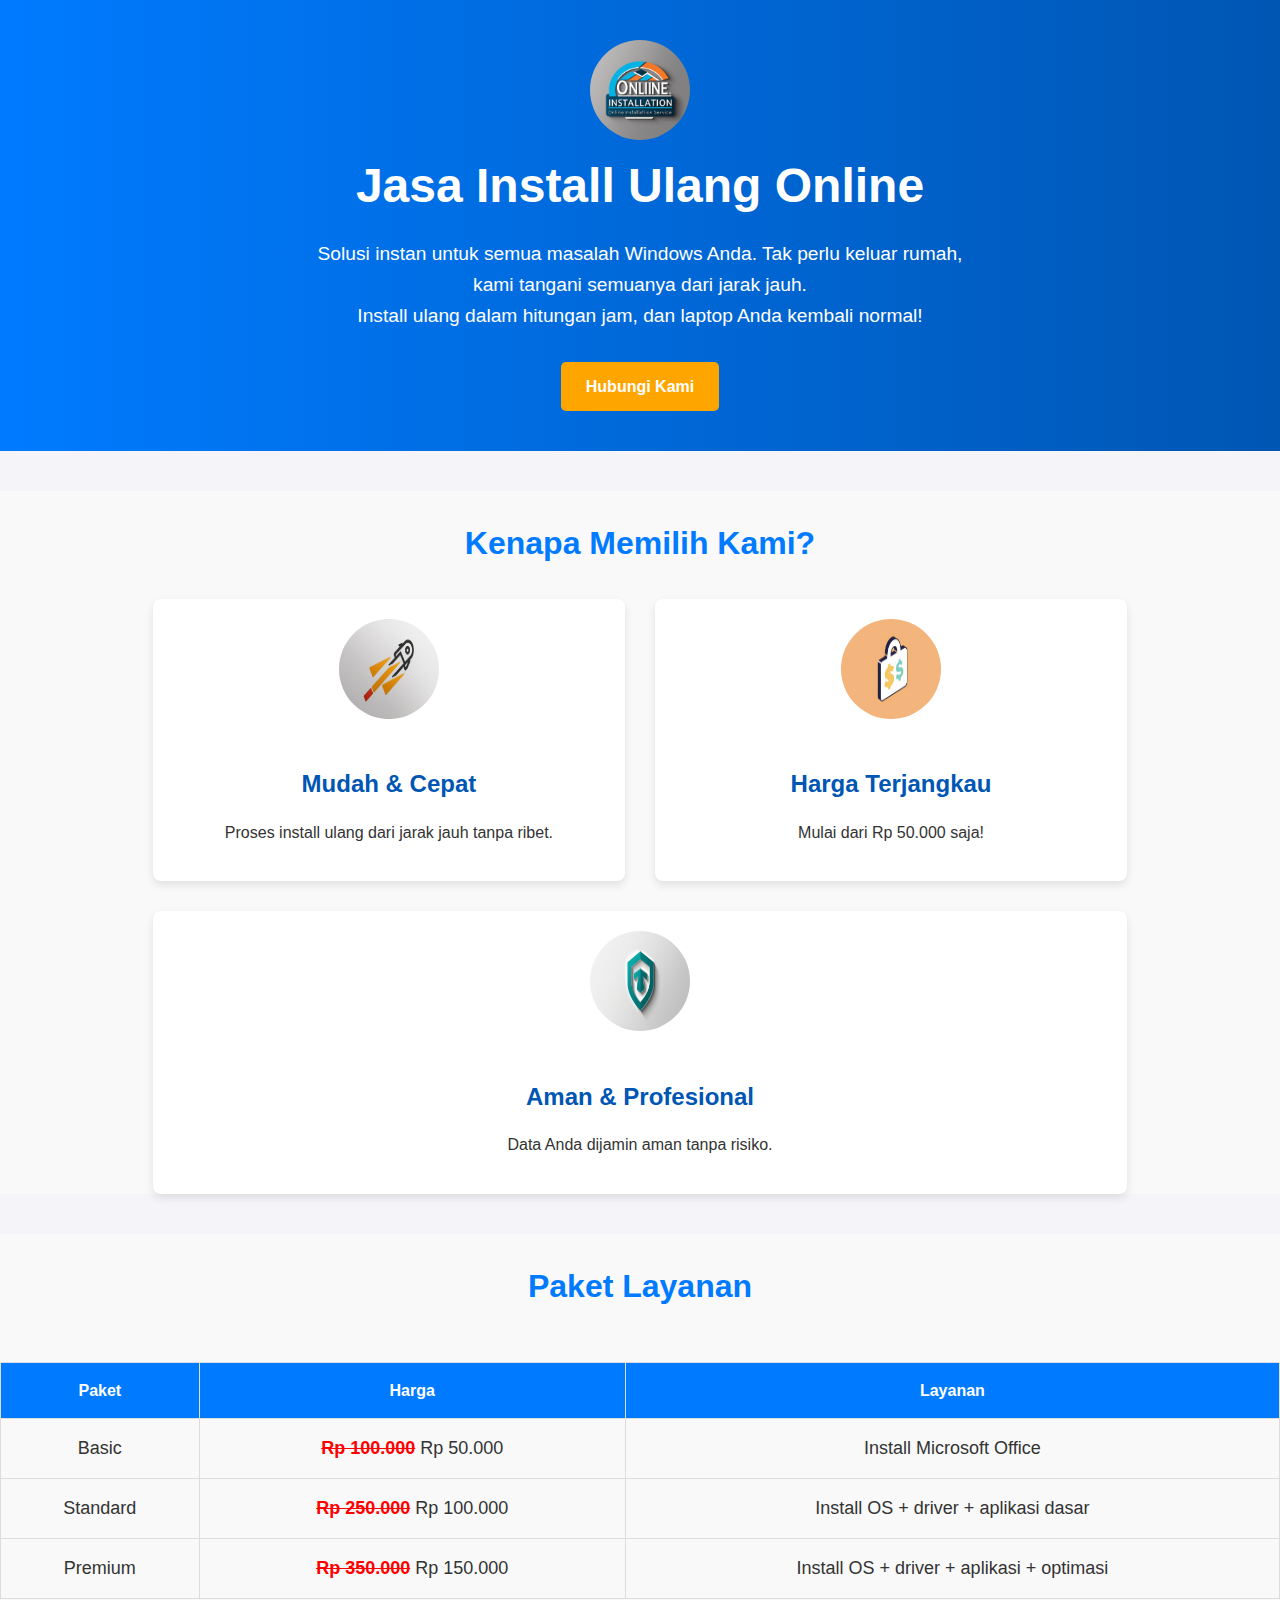
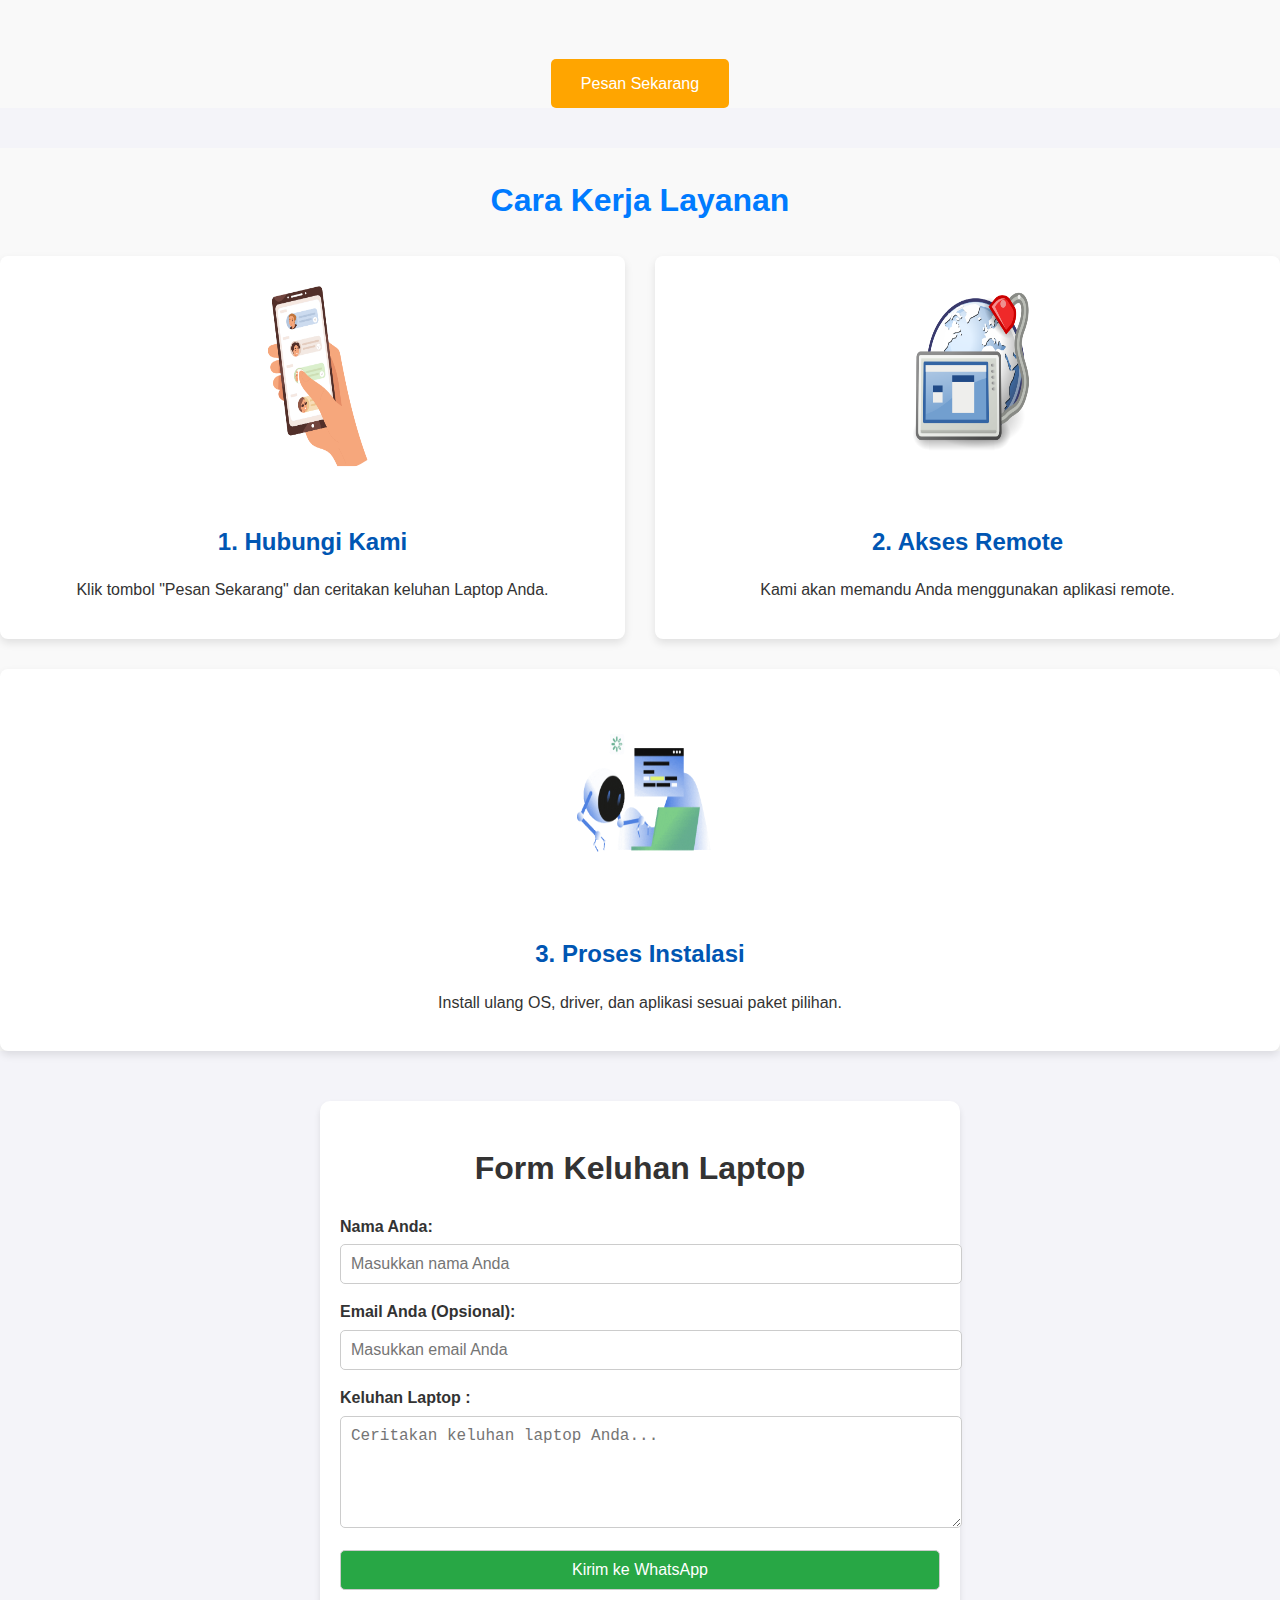
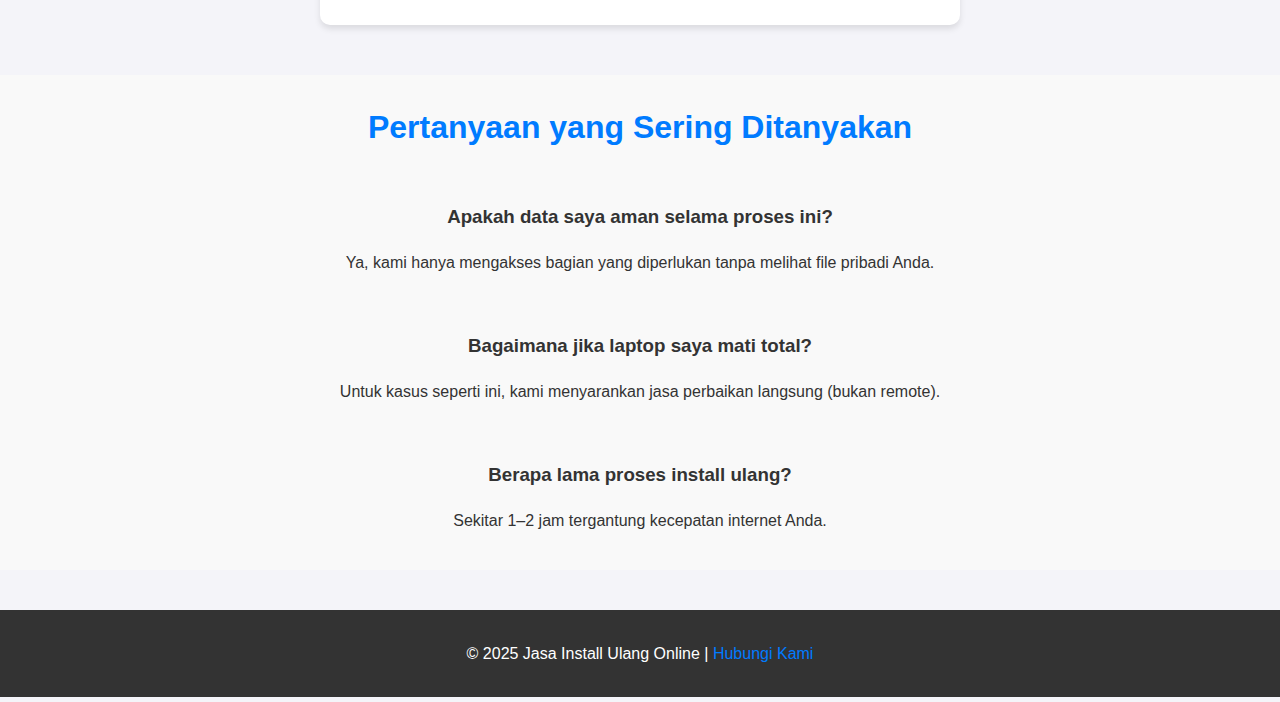
<file: index.html>
<!DOCTYPE html>
<html lang="en">

<head>
  <meta charset="UTF-8">
  <meta name="viewport" content="width=device-width, initial-scale=1.0">
  <meta property="og:title" content="Install Online" />
  <meta property="og:description" content="Jasa Install Online" />
  <meta property="og:image" content="https://install-online.netlify.app" />
  <meta property="og:image" content="https://install-online.netlify.app/assets/img/install1.png?raw=true" />
  <meta property="og:type" content="website" />
  <meta property="og:site_name" content="Install-Online" />
  <title>Jasa Install Ulang Online</title>
  <link rel="stylesheet" href="assets/style.css">
</head>

<body>
  <header>
    <img src="assets/img/logo3.jpg" alt="Logo Service">
    <h1>Jasa Install Ulang Online</h1>
    <p>Solusi instan untuk semua masalah Windows Anda. Tak perlu keluar rumah, <br>kami tangani semuanya dari jarak jauh. <br>Install ulang dalam hitungan jam, dan laptop Anda kembali normal!</p>
    <a
      href="https://api.whatsapp.com/send?phone=6282114752228&text=Halo%20ka%20saya%20mau%20tanya2%20tentang%20Install%20Online.">Hubungi
      Kami</a>
  </header>
  <!-- features -->

  <section class="features">
    <h2>Kenapa Memilih Kami?</h2>
    <div class="grid">
      <div>
        <img src="assets/img/features/ikon1.jpg" alt="Mudah & Cepat">
        <h3>Mudah & Cepat</h3>
        <p>Proses install ulang dari jarak jauh tanpa ribet.</p>
      </div>
      <div>
        <img src="assets/img/features/ikon2.jpg" alt="Harga Terjangkau">
        <h3>Harga Terjangkau</h3>
        <p>Mulai dari Rp 50.000 saja!</p>
      </div>
      <div>
        <img src="assets/img/features/ikon3.jpg" alt="Aman & Profesional">
        <h3>Aman & Profesional</h3>
        <p>Data Anda dijamin aman tanpa risiko.</p>
      </div>
    </div>
  </section>

  <!-- packages -->
  <section class="packages">
    <h2>Paket Layanan</h2>
    <table>
      <thead>
        <tr>
          <th>Paket</th>
          <th>Harga</th>
          <th>Layanan</th>
        </tr>
      </thead>
      <tbody>
        <tr>
          <td>Basic</td>
          <td><del>Rp 100.000</del> Rp 50.000</td>
          <td>Install Microsoft Office</td>
        </tr>
        <tr>
          <td>Standard</td>
          <td><del>Rp 250.000</del> Rp 100.000</td>
          <td>Install OS + driver + aplikasi dasar</td>
        </tr>
        <tr>
          <td>Premium</td>
          <td><del>Rp 350.000</del> Rp 150.000</td>
          <td>Install OS + driver + aplikasi + optimasi</td>
        </tr>
      </tbody>
    </table>
    <div class="cta">
      <a href="https://api.whatsapp.com/send/?phone=6282114752228&text&type=phone_number&app_absent=0">Pesan
        Sekarang</a>
    </div>
  </section>

  <!-- proses -->
  <section class="process">
    <h2>Cara Kerja Layanan</h2>
    <div class="steps">
      <div>
        <img src="assets/img/proses/hubungi.png" alt="Hubungi Kami">
        <h3>1. Hubungi Kami</h3>
        <p>Klik tombol "Pesan Sekarang" dan ceritakan keluhan Laptop Anda.</p>
      </div>
      <div>
        <img src="assets/img/proses/remote.png" alt="Akses Remote">
        <h3>2. Akses Remote</h3>
        <p>Kami akan memandu Anda menggunakan aplikasi remote.</p>
      </div>
      <div>
        <img src="assets/img/proses/instalasi-gif.gif" alt="Proses Instalasi">
        <h3>3. Proses Instalasi</h3>
        <p>Install ulang OS, driver, dan aplikasi sesuai paket pilihan.</p>
      </div>
    </div>
  </section>

  <!-- form -->
  <div class="container">
    <h1>Form Keluhan Laptop</h1>
    <form id="complaint-form">
      <label for="name">Nama Anda:</label>
      <input type="text" id="name" name="name" placeholder="Masukkan nama Anda" required>

      <label for="email">Email Anda (Opsional):</label>
      <input type="email" id="email" name="email" placeholder="Masukkan email Anda">

      <label for="complaint">Keluhan Laptop :</label>
      <textarea id="complaint" name="complaint" rows="5" placeholder="Ceritakan keluhan laptop Anda..."
        required></textarea>

      <button type="button" id="send-whatsapp">Kirim ke WhatsApp</button>
    </form>
  </div>


  <section class="faq">
    <h2>Pertanyaan yang Sering Ditanyakan</h2>
    <div>
      <h3>Apakah data saya aman selama proses ini?</h3>
      <p>Ya, kami hanya mengakses bagian yang diperlukan tanpa melihat file pribadi Anda.</p>
    </div>
    <div>
      <h3>Bagaimana jika laptop saya mati total?</h3>
      <p>Untuk kasus seperti ini, kami menyarankan jasa perbaikan langsung (bukan remote).</p>
    </div>
    <div>
      <h3>Berapa lama proses install ulang?</h3>
      <p>Sekitar 1–2 jam tergantung kecepatan internet Anda.</p>
    </div>
  </section>

  <footer>
    <p>© 2025 Jasa Install Ulang Online | <a
        href="https://api.whatsapp.com/send/?phone=6282114752228&text&type=phone_number&app_absent=0">Hubungi
        Kami</a></p>
  </footer>

  <script>
    document.getElementById('send-whatsapp').addEventListener('click', function () {
      const name = document.getElementById('name').value;
      const email = document.getElementById('email').value;
      const complaint = document.getElementById('complaint').value;

      if (!name || !complaint) {
        alert('Nama dan Keluhan wajib diisi!');
        return;
      }

      // Nomor WhatsApp tujuan (ganti dengan nomor Anda)
      const phoneNumber = '6282114752228';

      // Pesan yang akan dikirim ke WhatsApp
      const message = `Halo Mas, .\n\n` +
        `Nama Saya : ${name}\n` +
        (email ? `Email: ${email}\n` : '') +
        `Keluhan Laptop Saya : ${complaint}`;

      // URL WhatsApp dengan pesan
      const whatsappURL = `https://wa.me/${phoneNumber}?text=${encodeURIComponent(message)}`;

      // Buka URL WhatsApp
      window.open(whatsappURL, '_blank');
    });
  </script>
</body>

</html>
</file>
<file: assets/style.css>
body {
  font-family: Arial, sans-serif, Poppins;
  margin: 0;
  padding: 0;
  line-height: 1.6;
  background-color: #f4f4f9;
  color: #333;
}

header {
  background: linear-gradient(90deg, #007bff, #0056b3);
  color: white;
  text-align: center;
  padding: 40px 0px;
  position: relative;
}

header h1 {
  margin: 0;
  font-weight: 800;
  font-size: 3rem;
  color: #fff;
}

header p {
  font-size: 1.2rem;
  margin: 15px 0;
}

header a {
  display: inline-block;
  margin-top: 15px;
  padding: 12px 25px;
  background: #FFA500;
  color: #fff;
  text-decoration: none;
  border-radius: 5px;
  font-weight: bold;
  transition: background 0.3s;
}

header a:hover {
  background: #c97c17;
}

header img {
  border-radius: 50%;
  /* position: absolute;
  top: 50%;
  left: 10%;
  transform: translate(-50%, -50%); */
  max-width: 100px;
}

section {
  display: flex;
  flex-direction: column;
  justify-content: center; /* Pusatkan secara vertikal */
  align-items: center; /* Pusatkan secara horizontal */
  text-align: center;
  background: #f9f9f9;
  margin: 0; /* Hilangkan margin */
}

/* FEATURES */
.features,
.packages,
.process {
  margin: 40px 0;
}

.features h2,
.packages h2,
.process h2,
.faq h2 {
  text-align: center;
  margin-bottom: 30px;
  color: #007bff;
  font-size: 2rem;
}

.features .grid,
.process .steps {
  display: flex;
  flex-wrap: wrap;
  gap: 30px;
}

.features .grid div,
.process .steps div {
  flex: 1 1 calc(33.333% - 30px);
  background: #fff;
  padding: 20px;
  border-radius: 8px;
  box-shadow: 0 4px 8px rgba(0, 0, 0, 0.1);
  text-align: center;
  transition: transform 0.3s, box-shadow 0.3s;
}

.features .grid div:hover,
.process .steps div:hover {
  transform: translateY(-5px);
  box-shadow: 0 8px 16px rgba(0, 0, 0, 0.2);
}

.features .grid div h3,
.process .steps div h3 {
  margin-bottom: 15px;
  color: #0056b3;
  font-size: 1.5rem;
}

.features .grid div img {
  border-radius: 50%;
  max-width: 100px;
  height: 100px;
  margin-bottom: 15px;
}
.process .steps div img {
  border-radius: 50%;
  max-width: 200px;
  height: 200px;
  margin-bottom: 15px;
}
/* paket layanan */
.packages table {
  width: 100%;
  border-collapse: collapse;
  margin-top: 20px;
}

.packages table th,
.packages table td {
  border: 1px solid #ddd;
  padding: 15px;
  text-align: center;
}

.packages table th {
  background: #007bff;
  color: #fff;
}

.packages .cta {
  text-align: center;
  margin-top: 20px;
}

.packages .cta a {
  display: inline-block;
  padding: 12px 30px;
  background: #FFA500;
  color: #fff;
  text-decoration: none;
  border-radius: 5px;
  transition: background 0.3s;
  margin-top: 40px;
}

.packages .cta a:hover {
  background: #c97c17;
}

.faq {
  margin: 40px 0;
}

.faq div {
  margin-bottom: 20px;
}

/* Proses */

/* footer */
footer {
  background: #333;
  color: #fff;
  padding: 15px 0;
  text-align: center;
}

footer a {
  color: #007bff;
  text-decoration: none;
}

/* form */
.container {
  width: 90%;
  max-width: 600px;
  margin: 50px auto;
  background: #ffffff;
  padding: 20px;
  border-radius: 10px;
  box-shadow: 0 4px 6px rgba(0, 0, 0, 0.1);
}

.container h1 {
  text-align: center;
  margin-bottom: 20px;
  color: #333;
}

label {
  display: block;
  margin-bottom: 5px;
  font-weight: bold;
}

input,
textarea,
button {
  width: 100%;
  padding: 10px;
  margin-bottom: 15px;
  border: 1px solid #ccc;
  border-radius: 5px;
  font-size: 16px;
}

button {
  background: #28a745;
  color: #fff;
  cursor: pointer;
}

button:hover {
  background: #218838;
}
table td del {
  color: red;
  font-weight: 700;
  text-decoration: line-through;
}

table td {
  font-size: large;
  font-weight: 500;
}
</file>
